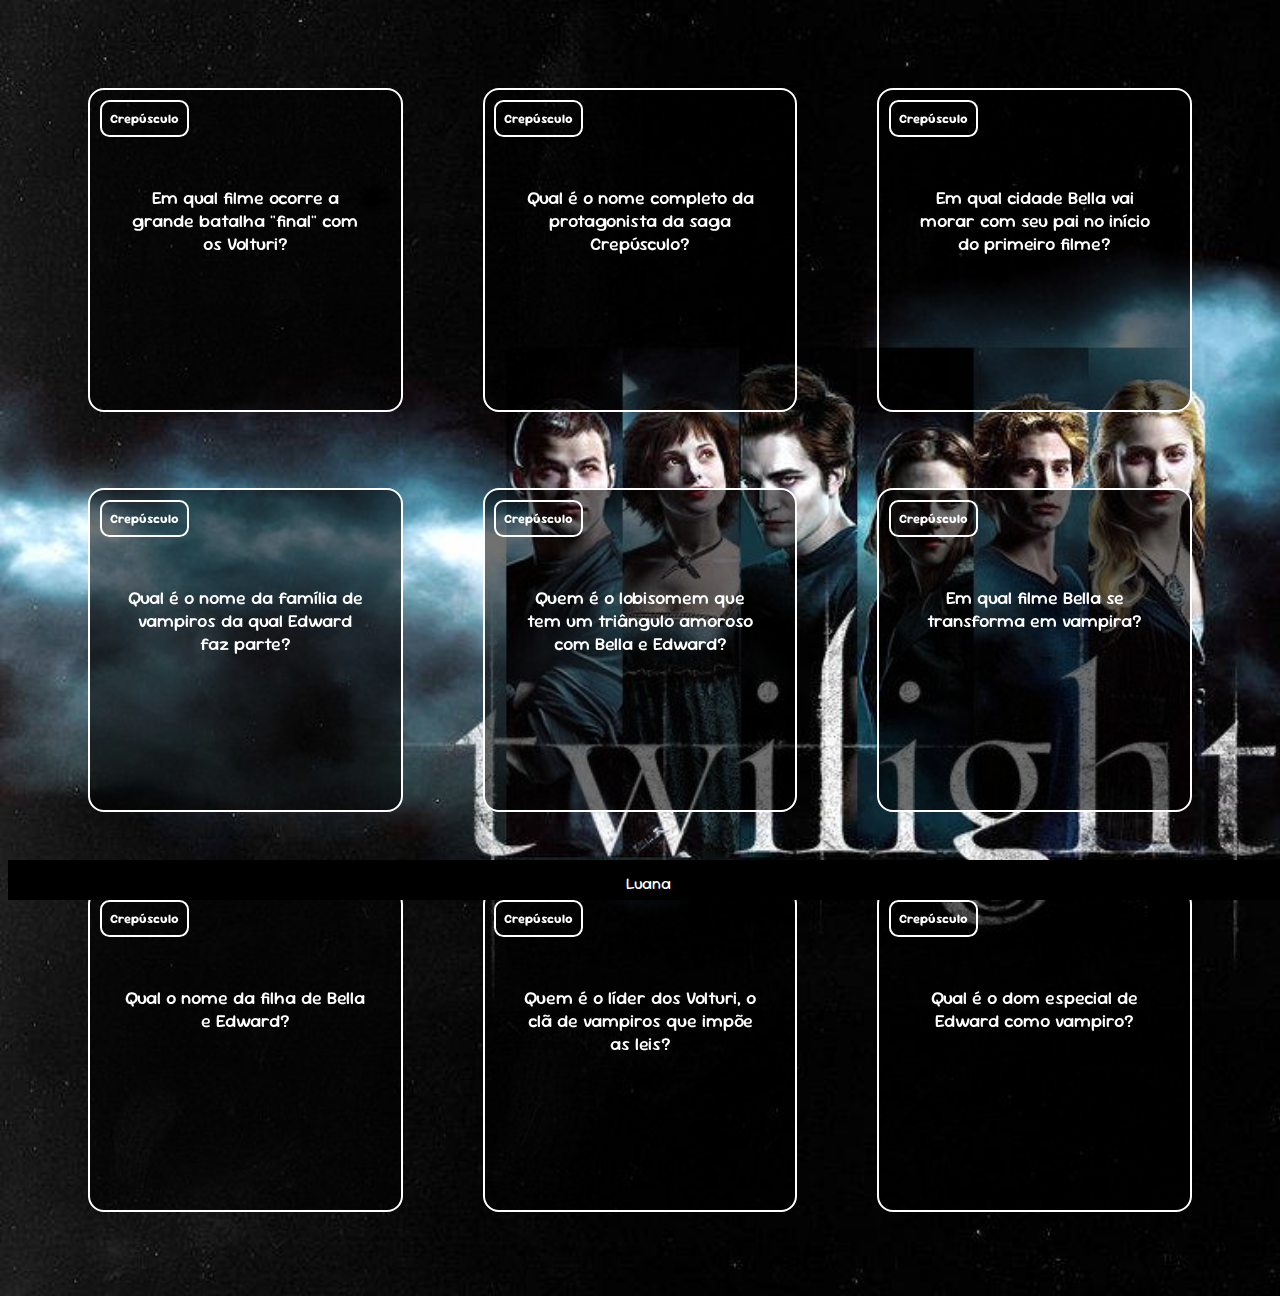
<file: index.html>
<!DOCTYPE html>
<html lang="pt-br">
<head>
    <meta charset="UTF-8">
    <meta name="viewport" content="width=device-width, initial-scale=1.0">
    <link rel="icon" type="jpg" href="./img/twilight-1-wide.webp">
    <link rel="stylesheet" href="./assets/style.css">
    <title>Crepúsculo</title>
</head>
<body>
    <main>
        <section id="container">
            <!-- <article class="cartao">
                <div class="cartao__conteudo">
                    <h3>Programação</h3>
                    <div class="cartao__conteudo__pergunta">
                        <p>O que é JavaScript?</p>
                    </div>
                    <div class="cartao__conteudo__resposta">
                        <p>O JavaScript é uma linguagem de programação</p>
                    </div>
                </div>
            </article> -->
        </section>
    </main>
    <footer>
        <p class>Luana</p>
    </footer>
    <script src="app.js"></script>
    <script src="perguntas.js"></script>
</body>
</html>
</file>
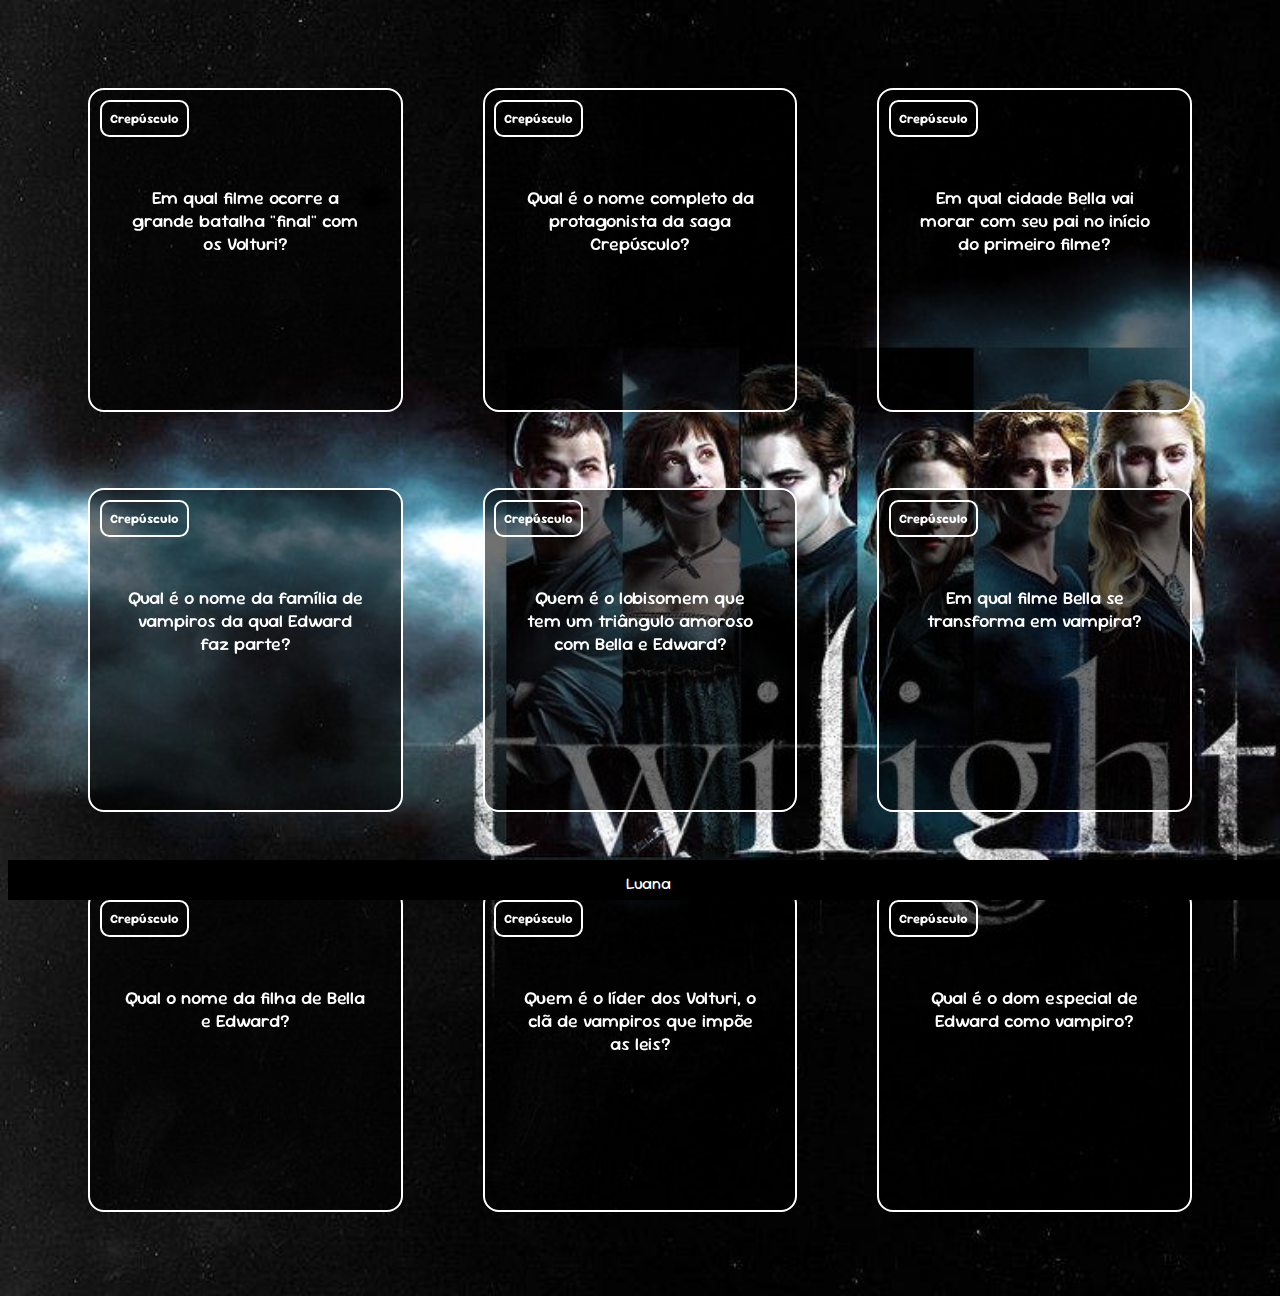
<file: tiago-3t-2b-main/index.html>
<!DOCTYPE html>
<html lang="pt-br">
<head>
    <meta charset="UTF-8">
    <meta name="viewport" content="width=device-width, initial-scale=1.0">
    <link rel="icon" type="jpg" href="./assets/img/icon.jpg">
    <link rel="stylesheet" href="./assets/style.css">
    <title>Crepúsculo</title>
</head>
<body>
    <main>
        <section id="container">
            <!-- <article class="cartao">
                <div class="cartao__conteudo">
                    <h3>Programação</h3>
                    <div class="cartao__conteudo__pergunta">
                        <p>O que é JavaScript?</p>
                    </div>
                    <div class="cartao__conteudo__resposta">
                        <p>O JavaScript é uma linguagem de programação</p>
                    </div>
                </div>
            </article> -->
        </section>
    </main>
    <footer>
        <p class>Luana</p>
    </footer>
    <script src="app.js"></script>
    <script src="perguntas.js"></script>
</body>
</html>
</file>
<file: assets/style.css>
@import url('https://fonts.googleapis.com/css2?family=Sour+Gummy:ital,wght@0,100..900;1,100..900&display=swap');
@import url('https://fonts.googleapis.com/css2?family=Playwrite+PL:wght@100..400&display=swap');

:root {
    --text-color: #ffffff;
    --card-front-color: #0000008e;
    --card-back-color: #ffffff;
}

body {
    background: url('./img/fundo.jpg');
    background-repeat: no-repeat;
    background-size: cover;
    font-family: "Sour Gummy", sans-serif;
}

#container {
    display: flex; 
    flex-wrap: wrap;
    justify-content: space-between;
    padding: 4rem;
    gap: 3rem;
}

.cartao {
    margin: 1rem 1rem;
    height: 20rem;
    flex-grow: 1;
    flex-basis: calc(33% - 6rem);
}

.cartao__conteudo {
    background-color: var(--card-front-color);
    text-align: center;
    height: 100%;
    transform-style: preserve-3d;
    border: 2px solid var(--text-color);
    border-radius: 1rem;
    transition: transform 300ms ease-in-out;
}

.cartao__conteudo h3 {
    color: var(--text-color);
    border: 2px solid var(--text-color);
    text-align: left;
    padding: 0.5rem;
    position: absolute;
    margin: 0.6rem;
    border-radius: 0.6rem;
    font-size: 1vw;
    backface-visibility: hidden;
}

.cartao__conteudo p {
    margin-top: 1rem;
    padding: 2rem;
    margin-top: 4rem;
    font-size: 1.4vw;
}

.cartao__conteudo__pergunta p {
    color: var(--text-color);
    font-weight: 500;
}

.cartao__conteudo__resposta p {
    color: var(--card-back-color);
    font-weight: 700;
}

.cartao.active .cartao__conteudo {
    transform: rotateY(180deg);
}

.cartao__conteudo__pergunta,
.cartao__conteudo__resposta {
    backface-visibility: hidden;
    position: absolute;
    height: 100%;
    width: 100%;
    box-sizing: border-box;
}

.cartao__conteudo__resposta {
    transform: rotateY(180deg);
    background-color: rgba(255, 255, 255, 0.356);
    border: 4px solid var(--card-back-color);
    border-radius: 1rem;
}

footer {
    background-color: black;
    color: white;
    position: fixed;
    bottom: 0;
    width: 100%;
    height: 2.5rem;
}

footer p {
    text-align: center;
    font-size: 1rem;
    margin-top: 0.8rem;
}

@media (max-width: 560px) {
    
    body {
        background: url('./img/fundo_mobile.jpg');
        background-size: contain;
        background-repeat: repeat;
        font-family: "Playwrite PL", cursive;
    }

    .cartao {
        flex: 1 0 calc(100% - 1rem)
    }

    .cartao__conteudo h3 {
        font-size: 3vw;
    }

    .cartao__conteudo p {
        font-size: 3.8vw;
    }

    footer p {
        font-size: 2vw;
        margin-top: 0.8vw;
    }

    footer {
        height: 1.5rem;
    }
}
</file>
<file: tiago-3t-2b-main/assets/style.css>
@import url('https://fonts.googleapis.com/css2?family=Sour+Gummy:ital,wght@0,100..900;1,100..900&display=swap');
@import url('https://fonts.googleapis.com/css2?family=Playwrite+PL:wght@100..400&display=swap');

:root {
    --text-color: #ffffff;
    --card-front-color: #0000008e;
    --card-back-color: #ffffff;
}

body {
    background: url('./img/fundo.jpg');
    background-repeat: no-repeat;
    background-size: cover;
    font-family: "Sour Gummy", sans-serif;
}

#container {
    display: flex; 
    flex-wrap: wrap;
    justify-content: space-between;
    padding: 4rem;
    gap: 3rem;
}

.cartao {
    margin: 1rem 1rem;
    height: 20rem;
    flex-grow: 1;
    flex-basis: calc(33% - 6rem);
}

.cartao__conteudo {
    background-color: var(--card-front-color);
    text-align: center;
    height: 100%;
    transform-style: preserve-3d;
    border: 2px solid var(--text-color);
    border-radius: 1rem;
    transition: transform 300ms ease-in-out;
}

.cartao__conteudo h3 {
    color: var(--text-color);
    border: 2px solid var(--text-color);
    text-align: left;
    padding: 0.5rem;
    position: absolute;
    margin: 0.6rem;
    border-radius: 0.6rem;
    font-size: 1vw;
    backface-visibility: hidden;
}

.cartao__conteudo p {
    margin-top: 1rem;
    padding: 2rem;
    margin-top: 4rem;
    font-size: 1.4vw;
}

.cartao__conteudo__pergunta p {
    color: var(--text-color);
    font-weight: 500;
}

.cartao__conteudo__resposta p {
    color: var(--card-back-color);
    font-weight: 700;
}

.cartao.active .cartao__conteudo {
    transform: rotateY(180deg);
}

.cartao__conteudo__pergunta,
.cartao__conteudo__resposta {
    backface-visibility: hidden;
    position: absolute;
    height: 100%;
    width: 100%;
    box-sizing: border-box;
}

.cartao__conteudo__resposta {
    transform: rotateY(180deg);
    background-color: rgba(255, 255, 255, 0.356);
    border: 4px solid var(--card-back-color);
    border-radius: 1rem;
}

footer {
    background-color: black;
    color: white;
    position: fixed;
    bottom: 0;
    width: 100%;
    height: 2.5rem;
}

footer p {
    text-align: center;
    font-size: 1rem;
    margin-top: 0.8rem;
}

@media (max-width: 560px) {
    
    body {
        background: url('./img/fundo_mobile.jpg');
        background-size: contain;
        background-repeat: repeat;
        font-family: "Playwrite PL", cursive;
    }

    .cartao {
        flex: 1 0 calc(100% - 1rem)
    }

    .cartao__conteudo h3 {
        font-size: 3vw;
    }

    .cartao__conteudo p {
        font-size: 3.8vw;
    }

    footer p {
        font-size: 2vw;
        margin-top: 0.8vw;
    }

    footer {
        height: 1.5rem;
    }
}
</file>
